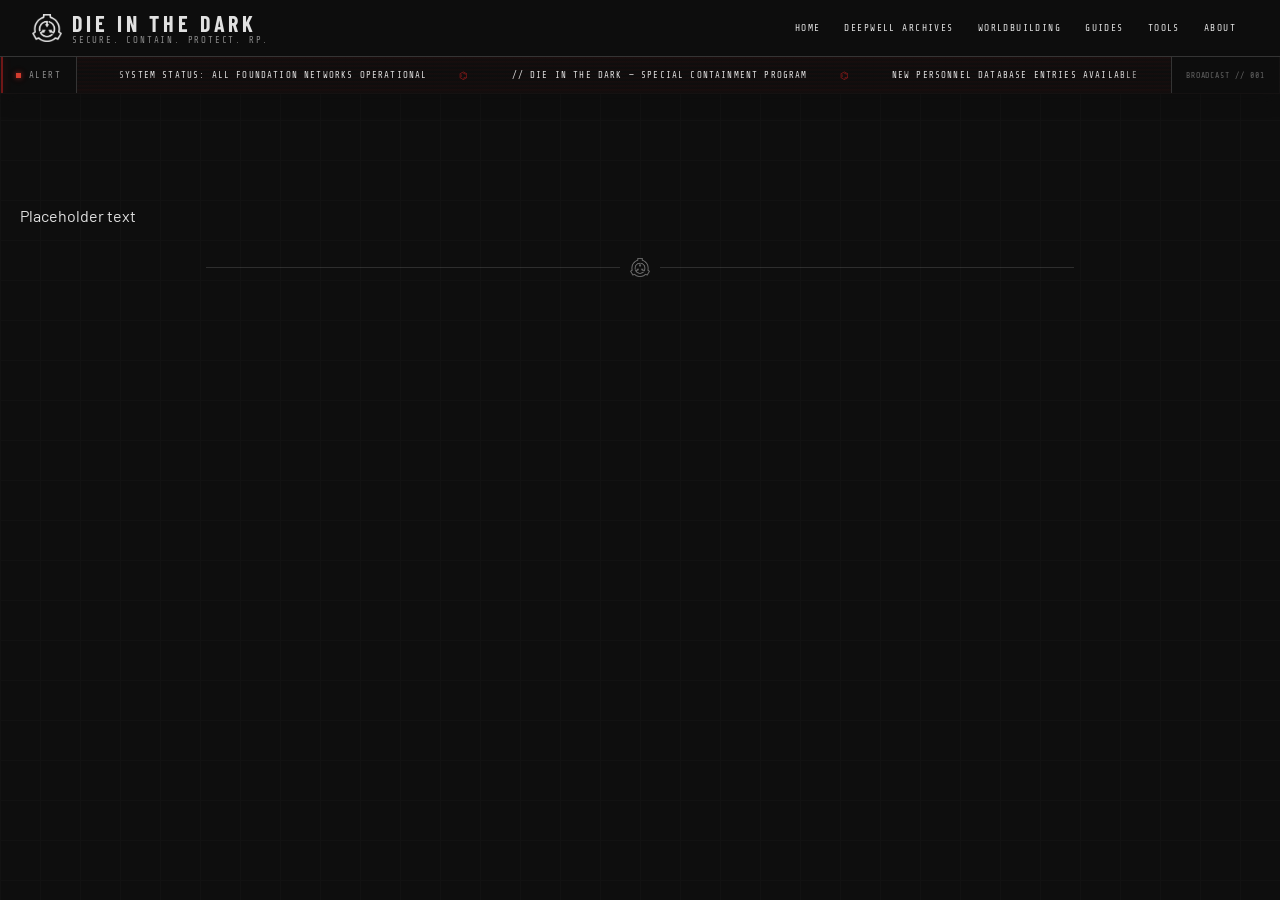
<file: index.html>
<!DOCTYPE html>
<html lang="en">

<head>
    <meta charset="UTF-8">
    <meta name="viewport" content="width=device-width, initial-scale=1.0">

    <title>DIE IN THE DARK</title>

    <link rel="icon" type="../image/png" href="images/SCPF.png">

    <link rel="preconnect" href="https://fonts.googleapis.com">
    <link rel="preconnect" href="https://fonts.gstatic.com" crossorigin>

    <link href="https://fonts.googleapis.com/css2?family=Barlow:wght@400;500;600;700&display=swap" rel="stylesheet">

    <link href="https://fonts.googleapis.com/css2?family=Barlow:wght@400;500;600;700&family=Share+Tech+Mono&display=swap" rel="stylesheet">

    <link href="https://fonts.googleapis.com/css2?family=Barlow+Condensed:wght@400;500;600;700&family=Barlow:wght@400;500;600;700&family=Share+Tech+Mono&display=swap" rel="stylesheet">
    <link rel="stylesheet" href="css/navbar.css">
    <link rel="stylesheet" href="css/style.css">
</head>

<body>

    <div data-include-navbar></div>

    <div class="announcement-bar">

        <div class="announcement-label">
            <span class="announcement-status"></span>
            <span>ALERT</span>
        </div>

        <div class="announcement-window">
            <div class="announcement-track"></div>
        </div>

        <div class="announcement-id">
            BROADCAST // 001
        </div>

    </div>

<main>
    <p>
        Placeholder text
    </p>


    <div class="section-divider">
        <span class="divider-line"></span>

        <span class="divider-logo"></span>

        <span class="divider-line"></span>
    </div>
</main>
<script src="js/navbar.js"></script>
<script src="js/home.js"></script>
</body>
</html>
</file>
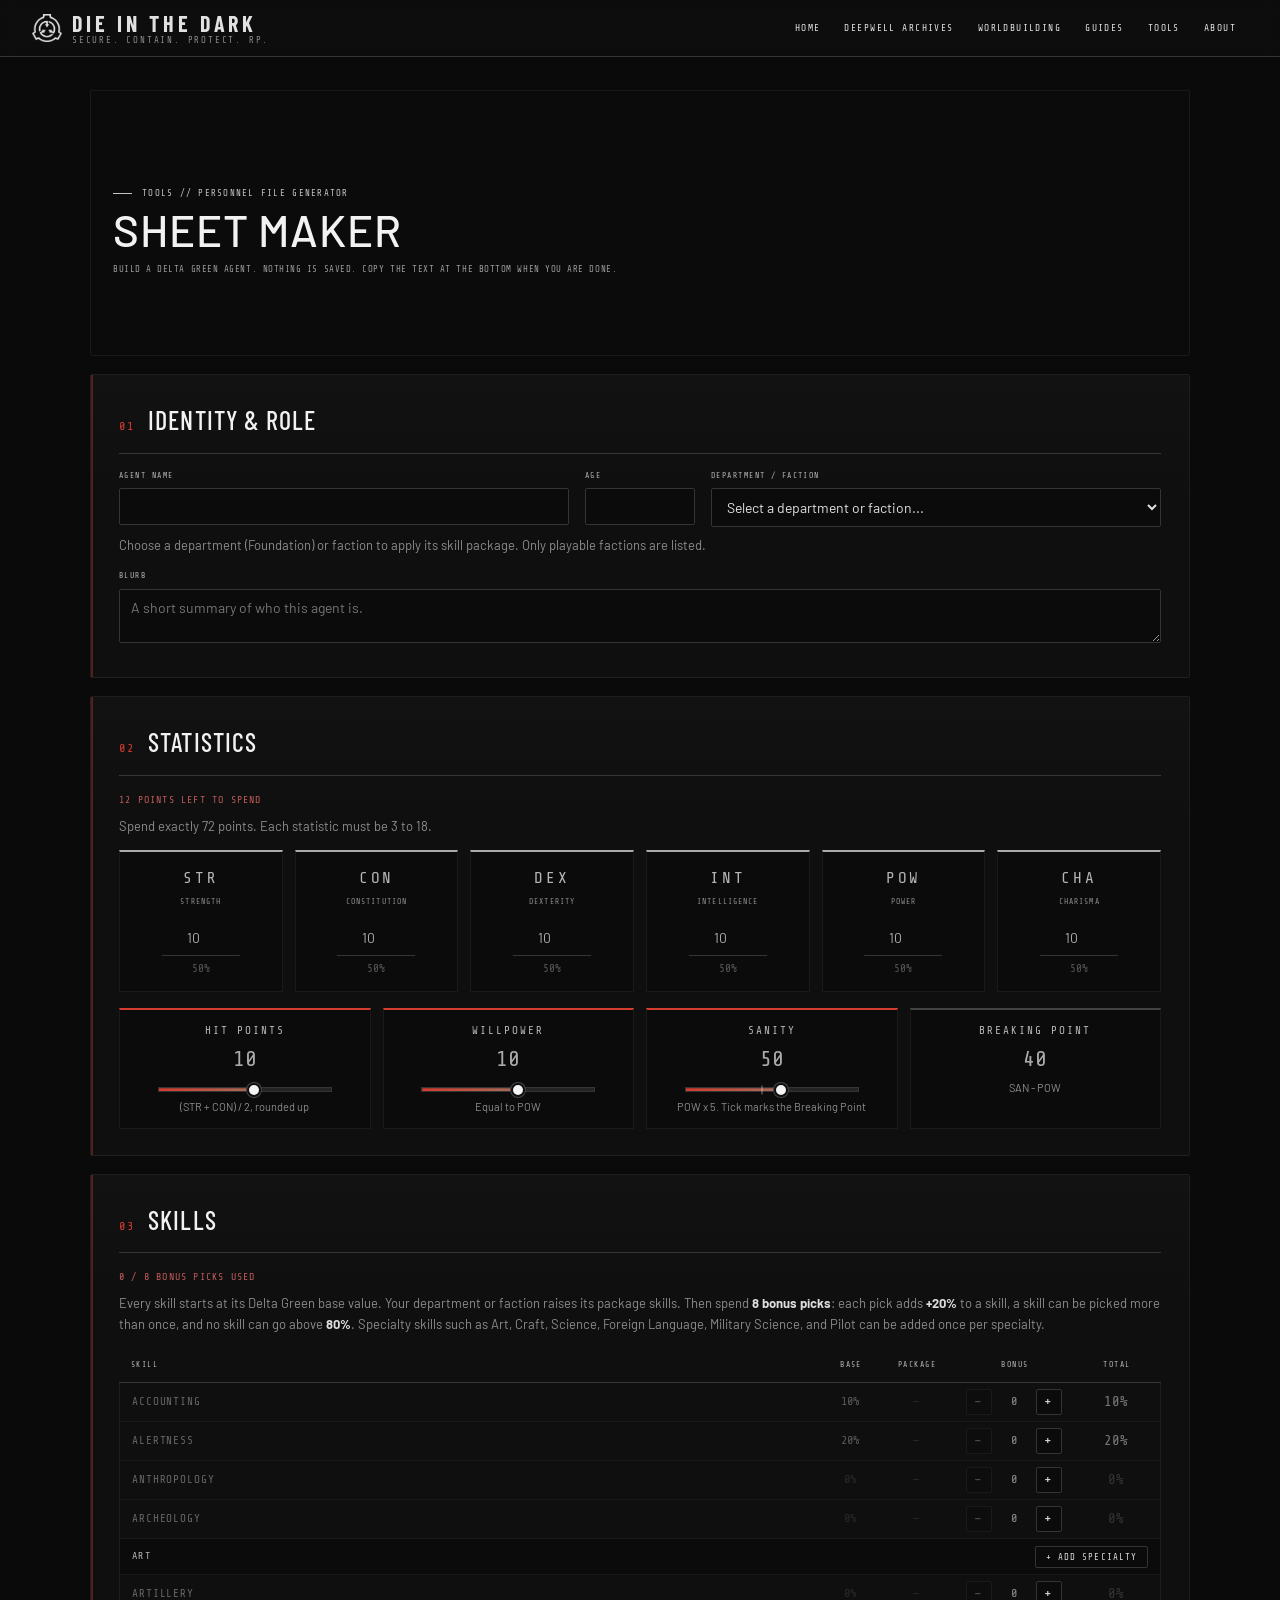
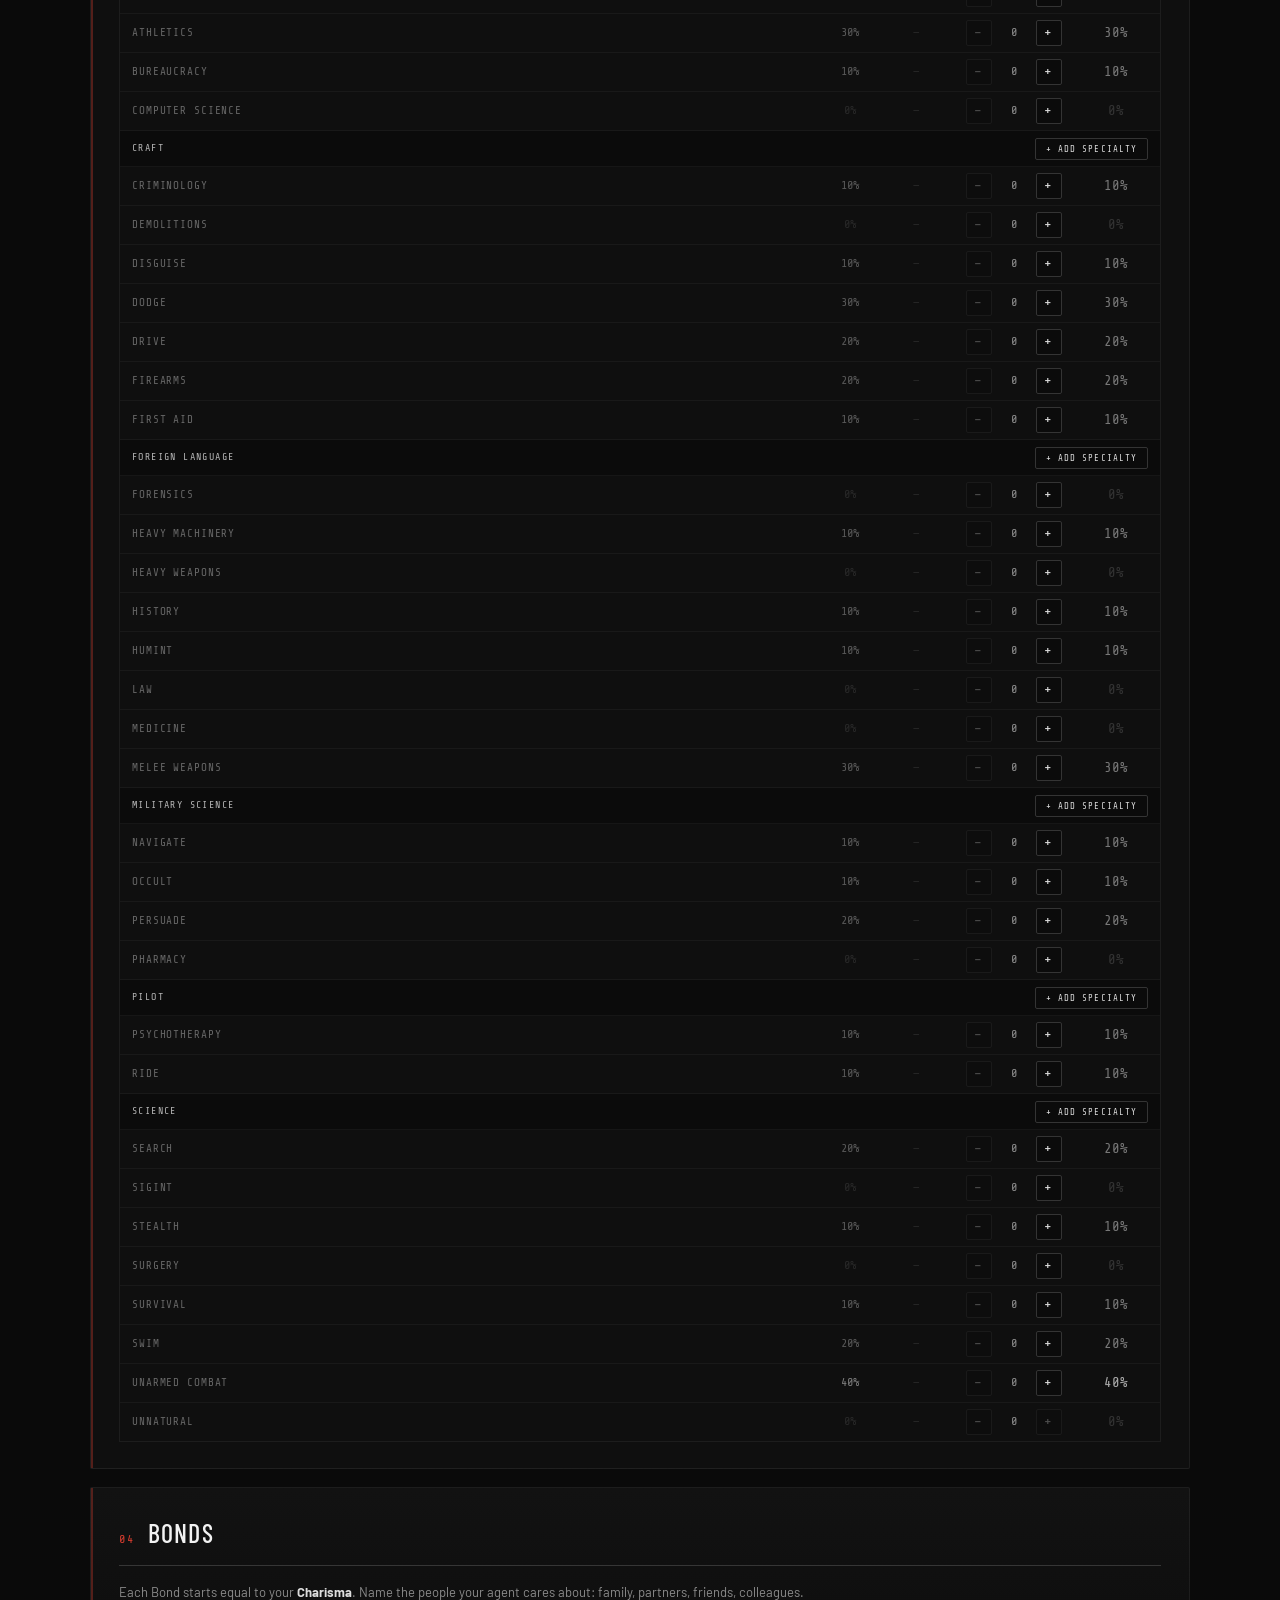
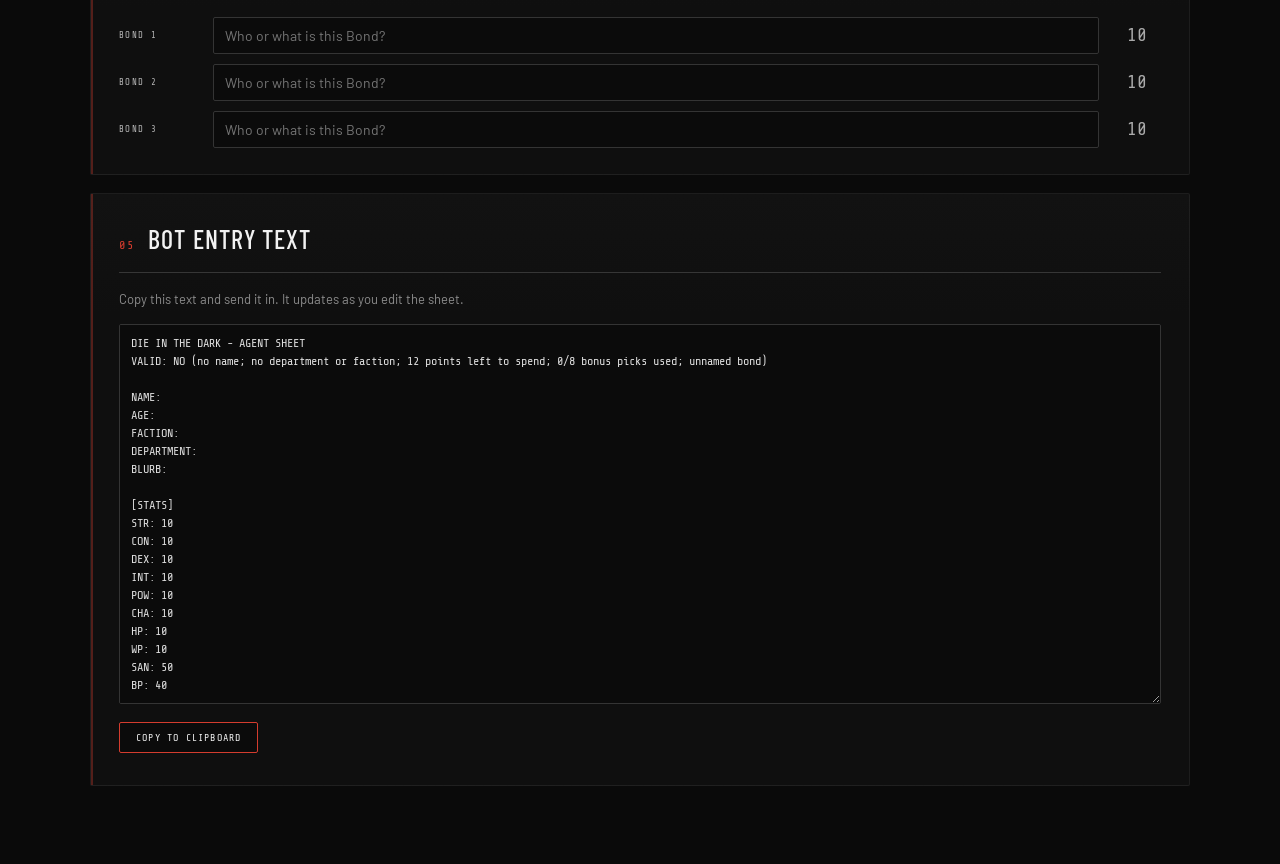
<file: sheet-maker.html>
<!DOCTYPE html>
<html lang="en">
<head>
    <meta charset="UTF-8">
    <meta name="viewport" content="width=device-width, initial-scale=1">
    <meta name="theme-color" content="#0a0a0a">
    <title>Sheet Maker | DIE IN THE DARK</title>

    <link rel="icon" type="image/png" href="images/SCPF.png">

    <link rel="preconnect" href="https://fonts.googleapis.com">
    <link rel="preconnect" href="https://fonts.gstatic.com" crossorigin>
    <link href="https://fonts.googleapis.com/css2?family=Barlow+Condensed:wght@400;500;600;700&family=Barlow:wght@400;500;600;700&family=Share+Tech+Mono&display=swap" rel="stylesheet">

    <link rel="stylesheet" href="css/style.css">
    <link rel="stylesheet" href="css/navbar.css">
    <link rel="stylesheet" href="css/sheet-maker.css">
</head>
<body>
    <div data-include-navbar></div>

    <main class="sheet-page">
        <header class="sheet-header">
            <div class="sheet-classification">
                <span class="sheet-classification-line"></span>
                TOOLS // PERSONNEL FILE GENERATOR
            </div>

            <h1>SHEET MAKER</h1>

            <p>BUILD A DELTA GREEN AGENT. NOTHING IS SAVED. COPY THE TEXT AT THE BOTTOM WHEN YOU ARE DONE.</p>
        </header>

        <div id="sheet-error" class="sheet-notice is-error" role="alert" hidden></div>

        <section class="sheet-section" aria-labelledby="sec-identity">
            <h2 id="sec-identity"><span>01</span> Identity &amp; Role</h2>

            <div class="sheet-fields">
                <label class="sheet-field">
                    <span>AGENT NAME</span>
                    <input id="f-name" type="text" autocomplete="off" maxlength="80">
                </label>
                <label class="sheet-field narrow">
                    <span>AGE</span>
                    <input id="f-age" type="number" min="0" max="999" autocomplete="off">
                </label>
                <label class="sheet-field">
                    <span>DEPARTMENT / FACTION</span>
                    <select id="f-affiliation"><option value="">Loading...</option></select>
                </label>
            </div>

            <p id="affiliation-note" class="sheet-hint"></p>

            <div class="sheet-fields">
                <label class="sheet-field wide">
                    <span>BLURB</span>
                    <textarea id="f-blurb" rows="2" maxlength="500" placeholder="A short summary of who this agent is."></textarea>
                </label>
            </div>
        </section>

        <section class="sheet-section" aria-labelledby="sec-stats">
            <h2 id="sec-stats"><span>02</span> Statistics</h2>

            <div class="sheet-toolbar">
                <span id="stat-status" class="sheet-status" role="status"></span>
            </div>
            <p id="stat-hint" class="sheet-hint"></p>

            <div class="sheet-stats" id="stat-grid"></div>

            <div class="sheet-derived" id="derived"></div>
        </section>

        <section class="sheet-section" aria-labelledby="sec-skills">
            <h2 id="sec-skills"><span>03</span> Skills</h2>

            <div class="sheet-toolbar">
                <span id="skill-status" class="sheet-status" role="status"></span>
            </div>
            <p class="sheet-hint">
                Every skill starts at its Delta Green base value. Your department or faction raises its package skills.
                Then spend <strong>8 bonus picks</strong>: each pick adds <strong>+20%</strong> to a skill, a skill can be picked more than once, and no skill can go above <strong>80%</strong>.
                Specialty skills such as Art, Craft, Science, Foreign Language, Military Science, and Pilot can be added once per specialty.
            </p>

            <div class="sheet-skill-head" aria-hidden="true">
                <span>SKILL</span><span>BASE</span><span>PACKAGE</span><span>BONUS</span><span>TOTAL</span>
            </div>
            <div id="skill-list" class="sheet-skills"></div>
        </section>

        <section class="sheet-section" aria-labelledby="sec-bonds">
            <h2 id="sec-bonds"><span>04</span> Bonds</h2>
            <p class="sheet-hint">
                Each Bond starts equal to your <strong>Charisma</strong>. Name the people your agent cares about: family, partners, friends, colleagues.
            </p>
            <div id="bond-list" class="sheet-bonds"></div>
        </section>

        <section class="sheet-section" aria-labelledby="sec-output">
            <h2 id="sec-output"><span>05</span> Bot Entry Text</h2>
            <p class="sheet-hint">Copy this text and send it in. It updates as you edit the sheet.</p>
            <textarea id="output" class="sheet-output" rows="20" readonly aria-label="Plain text character sheet"></textarea>
            <div class="sheet-toolbar">
                <button type="button" id="btn-copy" class="sheet-button primary">COPY TO CLIPBOARD</button>
                <span id="copy-status" class="sheet-status" role="status"></span>
            </div>
        </section>
    </main>

    <script src="js/navbar.js"></script>
    <script src="js/sheet-maker.js"></script>
</body>
</html>
</file>
<file: css/navbar.css>
/* =========================================================
   DEEPWELL — SHARED NAVBAR
========================================================= */

/* =========================
   NAVIGATION
========================= */

.navbar {
    position: fixed;
    top: 0;
    left: 0;
    right: 0;
    z-index: 500;

    height: 56px;
    padding: 0 2rem;

    display: flex;
    align-items: center;
    justify-content: space-between;

    background: rgba(var(--surface-overlay-rgb), 0.90);
    border-bottom: 1px solid var(--border);
    backdrop-filter: blur(6px);
}

/* =========================
   LOGO / BRAND
========================= */

.logo {
    display: flex;
    align-items: center;
    gap: 10px;
    text-decoration: none;
}

.logo-image {
    width: 30px;
    height: 30px;
    display: block;
    flex-shrink: 0;

    background-color: var(--text);

    -webkit-mask-image: url("../images/logo.png");
    mask-image: url("../images/logo.png");
    -webkit-mask-repeat: no-repeat;
    mask-repeat: no-repeat;
    -webkit-mask-position: center;
    mask-position: center;
    -webkit-mask-size: contain;
    mask-size: contain;
}

.logo-text {
    display: flex;
    flex-direction: column;
    justify-content: center;
}

.logo-name {
    display: block;
    font-family: var(--font-condensed);
    font-size: 22px;
    font-weight: 700;
    letter-spacing: 0.18em;
    line-height: 1.1;
    color: var(--text);
    text-transform: uppercase;
}

.logo-subtitle {
    display: block;
    font-family: var(--font-mono);
    font-size: 9px;
    letter-spacing: 0.2em;
    color: var(--text-dim);
    text-transform: uppercase;
}

/* =========================
   NAV LINKS
========================= */

.nav-links {
    display: flex;
    align-items: center;
    list-style: none;
    margin: 0;
    padding: 0;
}

.nav-links a {
    display: block;
    padding: 8px 12px;

    font-family: var(--font-mono);
    font-size: 9.5px;
    letter-spacing: 0.15em;
    text-transform: uppercase;

    color: var(--text);
    text-decoration: none;
    transition: color 0.2s ease;
}

.nav-links a:hover {
    color: var(--red-bright);
    text-shadow: 0 0 6px rgba(var(--red-glow-rgb), 0.45);
}

/* =========================
   DROPDOWN
========================= */

.dropdown {
    position: relative;
}

.dropdown-menu {
    display: none;
    position: absolute;
    top: 100%;
    left: 0;
    min-width: 160px;

    background: rgba(var(--surface-overlay-rgb), 0.98);
    border: 1px solid var(--border);
    box-shadow: 0 8px 20px rgba(var(--black-rgb), 0.5);
}

.dropdown-menu a {
    padding: 10px 14px;
    border-bottom: 1px solid var(--neutral-700);
}

.dropdown-menu a:last-child {
    border-bottom: none;
}

.dropdown-menu a:hover {
    background: rgba(var(--white-rgb), 0.04);
}

.dropdown:hover .dropdown-menu {
    display: block;
}

/* =========================
   MOBILE NAVIGATION TOGGLE
========================= */

.tg-nav-toggle {
    display: none;
    flex-direction: column;
    justify-content: center;
    gap: 5px;
    width: 40px;
    height: 40px;
    padding: 8px;

    border: 1px solid var(--neutral-600);
    background: var(--neutral-950);
    cursor: pointer;
}

.tg-nav-toggle > span:not(.tg-sr-only) {
    display: block;
    width: 100%;
    height: 1px;
    background: var(--neutral-60);
}

/* Screen-reader-only text */
.tg-sr-only {
    position: absolute;
    width: 1px;
    height: 1px;
    padding: 0;
    margin: -1px;
    overflow: hidden;
    clip: rect(0, 0, 0, 0);
    white-space: nowrap;
    border: 0;
}

/* =========================
   MOBILE LAYOUT
========================= */

@media (max-width: 768px) {
    .navbar {
        padding: 0 12px;
    }

    .tg-nav-toggle {
        display: flex;
    }

    .navbar .nav-links {
        position: absolute;
        top: 56px;
        right: 0;
        left: 0;

        display: none;
        flex-direction: column;
        align-items: stretch;
        padding: 8px 12px 12px;

        border-bottom: 1px solid var(--tg-line);
        background: rgba(var(--surface-deep-rgb), 0.98);
    }

    .navbar .nav-links.is-open {
        display: flex;
    }

    .navbar .nav-links a {
        padding: 12px;
        font-size: 10px;
    }

    .navbar .dropdown-menu {
        position: static;
        display: block;
        min-width: 0;
        padding-left: 12px;

        border: 0;
        background: transparent;
        box-shadow: none;
    }

    .navbar .dropdown-menu a {
        border-bottom: 0;
    }
}
</file>
<file: css/style.css>
:root {

    --black: #0e0e0e;
    --black2: #121212;
    --black3: #1d1d1d;

    --accent-rgb: 212, 60, 46;
    --accent-bright: rgb(var(--accent-rgb));
    --red-bright: var(--accent-bright);
    --red-rgb: 155, 28, 28;
    --red: rgb(var(--red-rgb));

    --neutral-1000: #070707;
    --neutral-950: #0b0b0b;
    --neutral-900: var(--black);
    --neutral-850: var(--black2);
    --neutral-800: var(--black3);
    --neutral-750: #202020;
    --neutral-700: #222222;
    --neutral-650: #242424;
    --neutral-600: #292929;
    --neutral-550: #2b2b2b;
    --neutral-500: #333333;
    --neutral-450: #3a3a3a;
    --neutral-400: #444444;
    --neutral-350: #555555;
    --neutral-300: #666666;
    --neutral-250: #777777;
    --neutral-200: #888888;
    --neutral-150: #999999;
    --neutral-100: #aaaaaa;
    --neutral-75: #bcbcbc;
    --neutral-60: #cccccc;
    --neutral-50: #c4c4c4;
    --neutral-25: #dddddd;
    --neutral-20: #dedede;
    --neutral-10: #f2f2f2;

    --black-rgb: 14, 14, 14;
    --white-rgb: 255, 255, 255;
    --red-glow-rgb: 197, 43, 43;
    --neutral-divider-rgb: 120, 120, 120;
    --neutral-border-rgb: 24, 24, 24;
    --neutral-mid-rgb: 100, 100, 100;
    --surface-deep-rgb: 10, 10, 10;
    --surface-overlay-rgb: 14, 14, 14;
    --surface-raised-rgb: 18, 18, 18;
    --status-level-high: #c05a5a;
    --status-level-critical: #d52f2f;
    --status-level-max: #ff4545;
    --security-safe: #81927b;



    --grid-background: var(--neutral-1000);
    --grid-ticks: #1e1e1e;
    --grid-major-lines: rgba(50, 50, 50, 0.15);
    --grid-minor-lines: rgba(50, 50, 50, 0.05);

    --border: #343434;
    --text: #e1e1e1;
    --text-secondary: #b5b5b5;
    --text-dim: #8c8c8c;

    --white: #f4f4f4;

    --font-main: "Barlow", sans-serif;
    --font-mono: "Share Tech Mono", monospace;
    --font-condensed: "Barlow Condensed", sans-serif;
}


body {
    margin: 0;
    overflow-x: hidden;

    background-color: var(--black);
    background-image:
        linear-gradient(
            var(--black2) 1px,
            transparent 1px
        ),
        linear-gradient(
            90deg,
            var(--black2) 1px,
            transparent 1px
        );

    background-size: 40px 40px;
    background-attachment: fixed;

    color: var(--text);
    font-family: var(--font-main);
}

header {
    padding: 40px;
    background: var(--neutral-800);
    border-bottom: 1px solid var(--neutral-350);
}

main {
    margin: 40px auto;
    padding: 56px 20px 0;
}

h1 {
    margin: 0;
}

h2 {
    border-bottom: 1px solid var(--neutral-350);
    padding-bottom: 10px;
}

p {
    text-align: justify;
}


/* =========================
   DIVIDER
   ========================= */

.section-divider {
    display: flex;
    align-items: center;
    gap: 10px;

    width: 70%;

    margin: 32px auto;
}
.divider-line {
    flex: 1;
    height: 1px;
    background: rgba(var(--neutral-divider-rgb), 0.3);
}

.divider-logo {
    width: 20px;
    height: 20px;

    background-color: var(--text-dim);

    opacity: 0.7;

    -webkit-mask: var(--divider-logo, url("../images/logo.png")) center / contain no-repeat;
    mask: var(--divider-logo, url("../images/logo.png")) center / contain no-repeat;
}

.announcement-bar {
    position: relative;
    width: 100%;
    height: 38px;
    margin: 56px 0 0;
    box-sizing: border-box;

    display: flex;
    align-items: center;

    background:
        linear-gradient(
            rgba(var(--red-rgb), 0.035) 50%,
            rgba(var(--black-rgb), 0.035) 50%
        ),
        rgba(var(--black-rgb), 0.96);

    background-size:
        100% 4px,
        auto;

    border: 1px solid rgba(var(--neutral-border-rgb), 0.45);

    box-shadow:
        0 4px 18px rgba(var(--black-rgb), 0.45),
        inset 0 0 20px rgba(var(--red-rgb), 0.08);

    overflow: hidden;
}


/* subtle red scanline overlay */

.announcement-bar::before {
    content: "";

    position: absolute;
    inset: 0;

    background:
        repeating-linear-gradient(
            0deg,
            transparent 0px,
            transparent 3px,
            rgba(var(--red-rgb), 0.045) 4px
        );

    pointer-events: none;
    z-index: 1;
}


/* very subtle red edge */

.announcement-bar::after {
    content: "";

    position: absolute;
    left: 0;
    top: 0;
    bottom: 0;

    width: 2px;

    background: var(--red);

    box-shadow:
        0 0 8px rgba(var(--red-glow-rgb), 0.35);

    opacity: 0.7;

    pointer-events: none;
    z-index: 4;
}


/* LEFT LABEL */

.announcement-label {
    position: relative;
    z-index: 3;

    height: 100%;
    width: auto;
    flex: 0 0 auto;

    padding: 0 15px;

    display: flex;
    align-items: center;
    gap: 8px;

    background: rgba(var(--black-rgb), 0.98);
    border-right: 1px solid var(--border);

    font-family: var(--font-mono);
    font-size: 9px;
    letter-spacing: 0.16em;
    color: var(--text-dim);

    white-space: nowrap;
}


/* STATUS LIGHT */

.announcement-status {
    width: 5px;
    height: 5px;

    display: block;

    background: var(--red-bright);

    box-shadow:
        0 0 5px rgba(var(--red-glow-rgb), 0.7),
        0 0 10px rgba(var(--red-glow-rgb), 0.2);

    animation: announcement-pulse 4s ease-in-out infinite;
}


@keyframes announcement-pulse {

    0%,
    100% {
        opacity: 0.25;
    }

    50% {
        opacity: 1;
    }

}


/* SCROLLING AREA */

.announcement-window {
    position: relative;

    flex: 1;
    min-width: 0;

    height: 100%;

    overflow: hidden;

    display: flex;
    align-items: center;

    mask-image: linear-gradient(
        90deg,
        transparent,
        black 5%,
        black 95%,
        transparent
    );

    -webkit-mask-image: linear-gradient(
        90deg,
        transparent,
        black 5%,
        black 95%,
        transparent
    );
}


/* SCROLLING CONTENT */

.announcement-track {
    display: flex;
    align-items: center;
    width: max-content;
    animation: announcement-scroll 30s linear infinite;
    will-change: transform;
}


.announcement-track span {
    position: relative;

    display: inline-flex;
    align-items: center;

    padding: 0 42px;

    font-family: var(--font-mono);
    font-size: 9px;
    letter-spacing: 0.13em;

    color: var(--text);

    white-space: nowrap;
}


.announcement-track span::after {
    content: "⌬";

    position: absolute;
    right: 0;

    color: var(--red);
    font-size: 10px;
}


@keyframes announcement-scroll {

    from {
        transform: translateX(0);
    }

    to {
        transform: translateX(-50%);
    }

}


/* RIGHT IDENTIFIER */

.announcement-id {
    position: relative;
    z-index: 3;

    height: 100%;

    padding: 0 14px;

    display: flex;
    align-items: center;

    box-sizing: border-box;

    background: rgba(var(--surface-overlay-rgb), 0.98);

    border-left: 1px solid var(--border);

    font-family: var(--font-mono);
    font-size: 8px;
    letter-spacing: 0.12em;

    color: var(--neutral-300);

    white-space: nowrap;

    flex-shrink: 0;
}
</file>
<file: css/sheet-maker.css>
/* =========================================================
   SHEET MAKER
   Shares the Deepwell catalog's visual language.
========================================================= */

:root {
    --sheet-card: #0f0f0f;
    --sheet-line: rgba(255, 255, 255, .06);
    --sheet-line-strong: rgba(255, 255, 255, .16);
}

body {
    font-size: 14px;
    background: #0a0a0a;
}

.sheet-page {
    width: min(1100px, calc(100% - 48px));
    margin: 0 auto;
    padding: 90px 0 60px;
}


/* ---------- header plate ---------- */

.sheet-header {
    display: flex;
    flex-direction: column;
    align-items: flex-start;
    justify-content: center;
    min-height: 200px;
    margin-bottom: 18px;
    padding: 40px 22px 24px;
    background: #0b0b0b;
    border: 1px solid var(--sheet-line);
    border-radius: 2px;
}

.sheet-classification {
    display: flex;
    align-items: center;
    gap: 10px;
    margin-bottom: 10px;
    color: #c4c4c4;
    font-family: var(--font-mono);
    font-size: 9px;
    letter-spacing: .14em;
}

.sheet-classification-line {
    width: 19px;
    height: 1px;
    background: currentColor;
}

.sheet-header h1 {
    color: var(--neutral-10);
    font-size: 44px;
    font-weight: 500;
    line-height: .98;
    letter-spacing: .02em;
}

.sheet-header > p {
    margin: 12px 0 0;
    color: #9a9a9a;
    font-family: var(--font-mono);
    font-size: 9px;
    letter-spacing: .06em;
    text-align: left;
}


/* ---------- sections ---------- */

.sheet-section {
    margin-bottom: 18px;
    padding: 24px 28px 26px;
    background: var(--sheet-card);
    border: 1px solid var(--sheet-line);
    border-radius: 2px;
    color: var(--text);
    line-height: 1.6;
}

.sheet-section h2 {
    display: flex;
    align-items: baseline;
    gap: 14px;
    margin: 0 0 16px;
    padding-bottom: 12px;
    border-bottom: 1px solid var(--sheet-line-strong);
    color: var(--neutral-10);
    font-family: var(--font-condensed);
    font-size: 26px;
    font-weight: 500;
    letter-spacing: .04em;
    text-transform: uppercase;
}

.sheet-section h2 span {
    color: var(--red-bright);
    font-family: var(--font-mono);
    font-size: 12px;
    letter-spacing: .14em;
}

.sheet-hint {
    margin: 8px 0 14px;
    color: var(--text-dim);
    font-size: 13px;
    text-align: left;
}

.sheet-hint strong { color: var(--neutral-25); }

.sheet-notice {
    margin-bottom: 18px;
    padding: 12px 16px;
    border: 1px solid var(--sheet-line-strong);
    border-left: 3px solid var(--status-level-critical);
    background: #0b0b0b;
    color: var(--neutral-25);
}


/* ---------- form controls ---------- */

.sheet-fields {
    display: flex;
    flex-wrap: wrap;
    gap: 16px;
    margin-bottom: 8px;
}

.sheet-field {
    display: flex;
    flex-direction: column;
    gap: 6px;
    flex: 1 1 240px;
    min-width: 0;
}

.sheet-field.narrow { flex: 0 1 110px; }
.sheet-field.wide { flex: 1 1 100%; }

.sheet-field > span {
    color: var(--text-secondary);
    font-family: var(--font-mono);
    font-size: 8px;
    letter-spacing: .18em;
}

.sheet-page input[type="text"],
.sheet-page input[type="number"],
.sheet-page select,
.sheet-page textarea {
    width: 100%;
    box-sizing: border-box;
    padding: 9px 11px;
    background: #0b0b0b;
    border: 1px solid var(--border);
    border-radius: 2px;
    color: var(--text);
    font-family: var(--font-main);
    font-size: 14px;
    transition: border-color .2s ease;
}

.sheet-page textarea { resize: vertical; }

.sheet-page input:focus,
.sheet-page select:focus,
.sheet-page textarea:focus {
    outline: none;
    border-color: var(--red-bright);
}

.sheet-toolbar {
    display: flex;
    flex-wrap: wrap;
    align-items: center;
    gap: 14px;
    margin-bottom: 6px;
}

.sheet-status {
    color: var(--text-dim);
    font-family: var(--font-mono);
    font-size: 10px;
    letter-spacing: .12em;
}

.sheet-status.is-ok { color: var(--security-safe); }
.sheet-status.is-warn { color: var(--status-level-high); }

.sheet-button,
.sheet-mini,
.sheet-step {
    cursor: pointer;
    background: #0b0b0b;
    border: 1px solid var(--border);
    border-radius: 2px;
    color: var(--neutral-25);
    font-family: var(--font-mono);
    letter-spacing: .12em;
    transition: border-color .2s ease, color .2s ease, background .2s ease;
}

.sheet-button {
    padding: 9px 16px;
    font-size: 10px;
}

.sheet-button.primary {
    border-color: var(--red-bright);
    color: var(--neutral-10);
}

.sheet-button:hover,
.sheet-mini:hover,
.sheet-step:hover:not(:disabled) {
    border-color: var(--red-bright);
    color: var(--neutral-10);
}

.sheet-button:focus-visible,
.sheet-mini:focus-visible,
.sheet-step:focus-visible {
    outline: 2px solid var(--red-bright);
    outline-offset: 2px;
}


/* ---------- statistics ---------- */

.sheet-stats {
    display: grid;
    grid-template-columns: repeat(6, minmax(0, 1fr));
    gap: 12px;
    margin: 10px 0 16px;
}

.sheet-stat {
    display: flex;
    flex-direction: column;
    align-items: center;
    gap: 4px;
    padding: 14px 10px;
    background: #0b0b0b;
    border: 1px solid var(--sheet-line);
    border-top: 2px solid var(--neutral-400);
}

.sheet-stat-key {
    color: var(--neutral-10);
    font-family: var(--font-mono);
    font-size: 16px;
    letter-spacing: .14em;
}

.sheet-stat-name {
    color: var(--text-dim);
    font-family: var(--font-mono);
    font-size: 8px;
    letter-spacing: .14em;
    text-transform: uppercase;
}

.sheet-stat input {
    max-width: 80px;
    margin-top: 6px;
    text-align: center;
    font-family: var(--font-mono);
    font-size: 20px;
}

.sheet-stat-pct {
    color: var(--text-dim);
    font-family: var(--font-mono);
    font-size: 11px;
}

.sheet-derived {
    display: grid;
    grid-template-columns: repeat(4, minmax(0, 1fr));
    gap: 12px;
}

.sheet-derived-item {
    display: flex;
    flex-direction: column;
    gap: 2px;
    padding: 12px 16px;
    background: #0b0b0b;
    border: 1px solid var(--sheet-line);
    border-left: 3px solid var(--red-bright);
}

.sheet-derived-label {
    color: var(--text-secondary);
    font-family: var(--font-mono);
    font-size: 8px;
    letter-spacing: .18em;
}

.sheet-derived-item strong {
    color: var(--neutral-10);
    font-family: var(--font-mono);
    font-size: 24px;
    font-weight: 400;
}

.sheet-derived-note {
    color: var(--text-dim);
    font-size: 11px;
}


/* ---------- skills ---------- */

.sheet-skill-head,
.sheet-skill-row {
    display: grid;
    grid-template-columns: minmax(0, 1fr) 56px 56px 120px 64px;
    align-items: center;
    gap: 10px;
    padding: 6px 12px;
}

.sheet-skill-head {
    padding-top: 10px;
    padding-bottom: 10px;
    border-bottom: 1px solid var(--sheet-line-strong);
    color: var(--text-secondary);
    font-family: var(--font-mono);
    font-size: 8px;
    letter-spacing: .18em;
}

.sheet-skill-head span:nth-child(n+2),
.sk-base, .sk-role, .sk-total { text-align: center; }

.sheet-skills { border: 1px solid var(--sheet-line); border-top: 0; }

.sheet-skill-row {
    border-bottom: 1px solid var(--sheet-line);
}

.sheet-skill-row:last-child { border-bottom: 0; }
.sheet-skill-row:hover { background: rgba(255, 255, 255, .02); }

.sk-name {
    display: flex;
    align-items: center;
    gap: 8px;
    min-width: 0;
    color: var(--neutral-25);
}

.sk-name.is-specialty { padding-left: 18px; }

.sk-base,
.sk-role {
    color: var(--text-dim);
    font-family: var(--font-mono);
    font-size: 12px;
}

.sheet-skill-row.has-role .sk-role { color: var(--neutral-25); }

.sk-bonus {
    display: flex;
    align-items: center;
    justify-content: center;
    gap: 8px;
    font-family: var(--font-mono);
    font-size: 12px;
}

.sk-bonus b {
    min-width: 28px;
    color: var(--text-dim);
    font-weight: 400;
    text-align: center;
}

.sheet-skill-row.has-bonus .sk-bonus b { color: var(--security-safe); }

.sk-total {
    color: var(--neutral-10);
    font-family: var(--font-mono);
    font-size: 15px;
}

.sheet-step {
    width: 26px;
    height: 26px;
    padding: 0;
    font-size: 14px;
    line-height: 1;
}

.sheet-step:disabled {
    cursor: not-allowed;
    opacity: .3;
}

.sheet-skill-row.is-family {
    grid-template-columns: minmax(0, 1fr) auto;
    background: #0b0b0b;
}

.sheet-skill-row.is-family .sk-name {
    color: var(--text-secondary);
    font-family: var(--font-mono);
    font-size: 10px;
    letter-spacing: .14em;
}

.sheet-mini {
    padding: 5px 10px;
    font-size: 9px;
}

.sheet-mini.danger { padding: 4px 9px; font-size: 14px; line-height: 1; }
.sheet-mini.danger:hover { border-color: var(--status-level-critical); color: var(--status-level-max); }

.sk-name.is-specialty input { padding: 5px 9px; }


/* ---------- bonds ---------- */

.sheet-bonds {
    display: flex;
    flex-direction: column;
    gap: 10px;
}

.sheet-bond {
    display: grid;
    grid-template-columns: 80px minmax(0, 1fr) 48px;
    align-items: center;
    gap: 14px;
}

.sheet-bond-index {
    color: var(--text-secondary);
    font-family: var(--font-mono);
    font-size: 9px;
    letter-spacing: .16em;
}

.sheet-bond-score {
    color: var(--neutral-10);
    font-family: var(--font-mono);
    font-size: 18px;
    text-align: center;
}


/* ---------- output ---------- */

.sheet-page .sheet-output {
    margin-bottom: 12px;
    color: var(--neutral-25);
    font-family: var(--font-mono);
    font-size: 12px;
    line-height: 1.5;
    white-space: pre;
}


/* ---------- database-style color ---------- */

.sheet-page .tier-0 { --tier: var(--neutral-500); }
.sheet-page .tier-low { --tier: var(--neutral-250); }
.sheet-page .tier-medium { --tier: var(--neutral-100); }
.sheet-page .tier-high { --tier: var(--status-level-high); }
.sheet-page .tier-very-high { --tier: var(--status-level-critical); }
.sheet-page .tier-max { --tier: var(--status-level-max); }

.sheet-page .sk-base,
.sheet-page .sk-role,
.sheet-page .sk-total { color: var(--tier, var(--neutral-500)); }

.sheet-page .sk-base,
.sheet-page .sk-role { opacity: .7; }

.sheet-page .tier-max.sk-total,
.sheet-page .tier-max input,
.sheet-page .tier-max .sheet-stat-pct {
    text-shadow: 0 0 5px rgba(255, 69, 69, .35), 0 0 10px rgba(255, 69, 69, .15);
}

/* sections: red rail like an expanded Deepwell record */
.sheet-section {
    position: relative;
    background: linear-gradient(180deg, #121212 0, var(--sheet-card) 120px);
}

.sheet-section::before {
    content: "";
    position: absolute;
    left: 0;
    top: 0;
    bottom: 0;
    width: 2px;
    background: var(--accent-bright);
    opacity: .35;
    transition: opacity .2s;
}

.sheet-section:hover::before,
.sheet-section:focus-within::before { opacity: 1; }

/* statistics */
.sheet-stat {
    border-top-color: var(--tier, var(--neutral-400));
    transition: background .2s;
}

.sheet-stat:hover,
.sheet-stat:focus-within { background: rgba(255, 255, 255, .02); }

.sheet-page .sheet-stat input {
    color: var(--tier, var(--neutral-100));
    background: transparent;
    border-color: transparent;
    border-bottom-color: var(--border);
}

.sheet-page .sheet-stat input:focus { border-bottom-color: var(--red-bright); }
.sheet-page .sheet-stat-key { color: var(--text-secondary); letter-spacing: .18em; }
.sheet-page .sheet-stat-pct { color: var(--neutral-350); }

/* HP / WP / SAN meters */
.sheet-derived-item {
    align-items: center;
    text-align: center;
    border-left-width: 1px;
    border-left-color: var(--sheet-line);
    border-top: 2px solid var(--neutral-400);
}

.sheet-derived-item:nth-child(-n+3) { border-top-color: var(--red-bright); }

.sheet-derived-label {
    color: var(--text-secondary);
    font-size: 11px;
    letter-spacing: .18em;
}

.sheet-derived-item strong { color: var(--neutral-100); font-size: 22px; }

.sheet-meter {
    position: relative;
    width: 80%;
    height: 5px;
    margin: 8px auto 4px;
    box-sizing: border-box;
    border: 1px solid var(--border);
    background: var(--neutral-650);
}

.sheet-meter::before {
    content: "";
    position: absolute;
    inset: 0;
    background: linear-gradient(90deg, var(--red-bright), var(--security-safe));
    clip-path: inset(0 calc(100% - var(--pos, 0%)) 0 0);
}

.sheet-meter-break {
    position: absolute;
    top: 50%;
    left: var(--pos, 0%);
    z-index: 1;
    width: 1px;
    height: 9px;
    background: var(--white);
    opacity: .5;
    transform: translate(-50%, -50%);
}

.sheet-meter-knob {
    position: absolute;
    top: 50%;
    left: var(--pos, 0%);
    width: 10px;
    height: 10px;
    border: 2px solid var(--neutral-900);
    border-radius: 50%;
    background: var(--white);
    box-shadow: 0 0 0 1px var(--neutral-400);
    transform: translate(-50%, -50%);
}

/* skills */
.sheet-skills,
.sheet-skill-head { font-family: var(--font-mono); }

.sheet-skill-row {
    position: relative;
    border-bottom-color: rgba(var(--neutral-mid-rgb), .12);
    transition: background .2s;
}

.sheet-skill-row::before {
    content: "";
    position: absolute;
    left: 0;
    top: 0;
    bottom: 0;
    width: 2px;
    background: var(--accent-bright);
    opacity: 0;
    transition: opacity .2s;
}

.sheet-skill-row:hover::before,
.sheet-skill-row.has-bonus::before { opacity: 1; }

.sheet-skill-row.has-bonus { background: rgba(var(--accent-rgb), .06); }
.sheet-skill-row.is-family::before { display: none; }

.sheet-page .sk-name {
    color: var(--neutral-300);
    font-size: 11px;
    letter-spacing: .08em;
    text-transform: uppercase;
}

.sheet-skill-row:hover .sk-name,
.sheet-skill-row.has-bonus .sk-name { color: var(--neutral-10); }

.sheet-page .sk-name.is-specialty input {
    font-family: var(--font-mono);
    font-size: 11px;
    text-transform: none;
}

.sheet-page .sk-total { font-size: 14px; }
.sheet-skill-row.has-bonus .sk-bonus b { color: var(--accent-bright); }

/* bonds */
.sheet-bond-score { color: var(--tier, var(--neutral-100)); }




@media (max-width: 800px) {
    .sheet-stats { grid-template-columns: repeat(3, minmax(0, 1fr)); }
    .sheet-derived { grid-template-columns: repeat(2, minmax(0, 1fr)); }
}

@media (max-width: 600px) {
    .sheet-page { width: calc(100% - 28px); }
    .sheet-header h1 { font-size: 34px; }
    .sheet-section { padding: 18px 14px; }
    .sheet-skill-head,
    .sheet-skill-row { grid-template-columns: minmax(0, 1fr) 40px 40px 100px 52px; gap: 6px; padding: 6px 8px; }
    .sheet-bond { grid-template-columns: minmax(0, 1fr) 40px; }
    .sheet-bond-index { grid-column: 1 / -1; }
}
</file>
